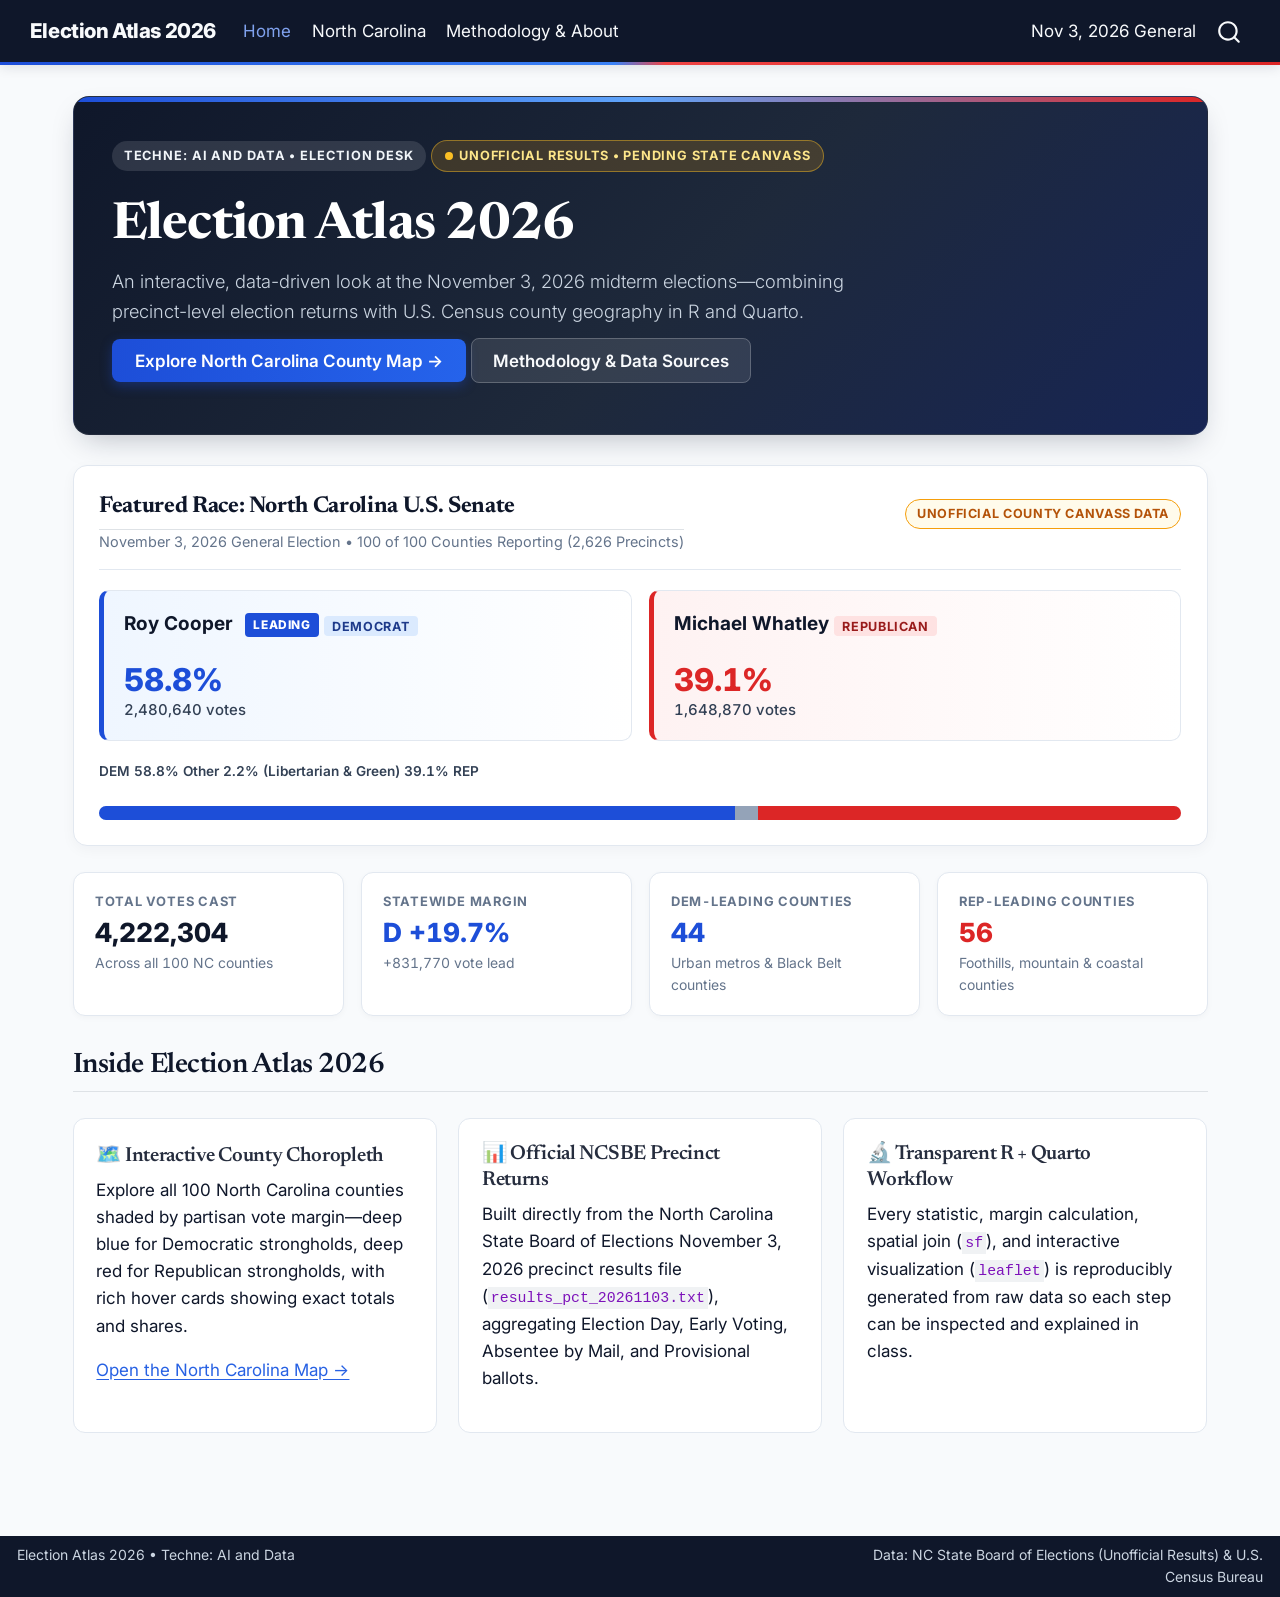
<file: index.html>
<!DOCTYPE html>
<html xmlns="http://www.w3.org/1999/xhtml" lang="en" xml:lang="en"><head>

<meta charset="utf-8">
<meta name="generator" content="quarto-1.10.19">

<meta name="viewport" content="width=device-width, initial-scale=1.0, user-scalable=yes">


<title>Election Atlas 2026</title>
<style>
/* Default styles provided by pandoc.
** See https://pandoc.org/MANUAL.html#variables-for-html for config info.
*/
span.smallcaps{font-variant: small-caps;}
div.columns{display: flex; gap: 1.5em;}
div.column{flex: auto;}
@media screen {
div.columns{gap: min(4vw, 1.5em);}
div.column{overflow-x: auto;}
}
div.hanging-indent{margin-left: 1.5em; text-indent: -1.5em;}
ul.task-list{list-style: none;}
ul.task-list li input[type="checkbox"] {
  width: 0.8em;
  margin: 0 0.8em 0.2em -1em; /* quarto-specific, see https://github.com/quarto-dev/quarto-cli/issues/4556 */ 
  vertical-align: middle;
}
</style>


<script src="site_libs/quarto-nav/quarto-nav.js"></script>
<script src="site_libs/clipboard/clipboard.min.js"></script>
<script src="site_libs/quarto-search/autocomplete.umd.js"></script>
<script src="site_libs/quarto-search/fuse.min.js"></script>
<script src="site_libs/quarto-search/quarto-search.js"></script>
<meta name="quarto:offset" content="./">
<script src="site_libs/quarto-html/quarto.js" type="module"></script>
<script src="site_libs/quarto-html/tabsets/tabsets.js" type="module"></script>
<script src="site_libs/quarto-html/popper.min.js"></script>
<script src="site_libs/quarto-html/tippy.umd.min.js"></script>
<script src="site_libs/quarto-html/anchor.min.js"></script>
<link href="site_libs/quarto-html/tippy.css" rel="stylesheet">
<link href="site_libs/quarto-html/quarto-syntax-highlighting-bf27225e3a48a9273f3daa8f8e829971.css" rel="stylesheet" id="quarto-text-highlighting-styles">
<script src="site_libs/bootstrap/bootstrap.min.js"></script>
<link href="site_libs/bootstrap/bootstrap-icons.css" rel="stylesheet">
<link href="site_libs/bootstrap/bootstrap-3afcc1aa81d8a45d9df80448abd0d056.min.css" rel="stylesheet" append-hash="true" id="quarto-bootstrap" data-mode="light">
<script id="quarto-search-options" type="application/json">{
  "location": "navbar",
  "copy-button": false,
  "collapse-after": 3,
  "panel-placement": "end",
  "type": "overlay",
  "limit": 50,
  "keyboard-shortcut": [
    "f",
    "/",
    "s"
  ],
  "show-item-context": false,
  "language": {
    "search-no-results-text": "No results",
    "search-matching-documents-text": "matching documents",
    "search-copy-link-title": "Copy link to search",
    "search-hide-matches-text": "Hide additional matches",
    "search-more-match-text": "more match in this document",
    "search-more-matches-text": "more matches in this document",
    "search-clear-button-title": "Clear",
    "search-text-placeholder": "",
    "search-detached-cancel-button-title": "Cancel",
    "search-submit-button-title": "Submit",
    "search-label": "Search"
  }
}</script>
<style>html{ scroll-behavior: smooth; }</style>


<link rel="stylesheet" href="styles.css">
</head>

<body class="nav-fixed quarto-light">

<div id="quarto-search-results"></div>
  <header id="quarto-header" class="headroom fixed-top">
    <nav class="navbar navbar-expand-lg " data-bs-theme="dark">
      <div class="navbar-container container-fluid">
      <div class="navbar-brand-container mx-auto">
    <a class="navbar-brand" href="./index.html">
    <span class="navbar-title">Election Atlas 2026</span>
    </a>
  </div>
            <div id="quarto-search" class="" title="Search"></div>
          <button class="navbar-toggler" type="button" data-bs-toggle="collapse" data-bs-target="#navbarCollapse" aria-controls="navbarCollapse" role="menu" aria-expanded="false" aria-label="Toggle navigation" onclick="if (window.quartoToggleHeadroom) { window.quartoToggleHeadroom(); }">
  <span class="navbar-toggler-icon"></span>
</button>
          <div class="collapse navbar-collapse" id="navbarCollapse">
            <ul class="navbar-nav navbar-nav-scroll me-auto">
  <li class="nav-item">
    <a class="nav-link active" href="./index.html" aria-current="page"> 
<span class="menu-text">Home</span></a>
  </li>  
  <li class="nav-item">
    <a class="nav-link" href="./north-carolina.html"> 
<span class="menu-text">North Carolina</span></a>
  </li>  
  <li class="nav-item">
    <a class="nav-link" href="./about.html"> 
<span class="menu-text">Methodology &amp; About</span></a>
  </li>  
</ul>
            <ul class="navbar-nav navbar-nav-scroll ms-auto">
  <li class="nav-item">
    <a class="nav-link" href="./north-carolina.html"> 
<span class="menu-text">Nov 3, 2026 General</span></a>
  </li>  
</ul>
          </div> <!-- /navcollapse -->
            <div class="quarto-navbar-tools">
</div>
      </div> <!-- /container-fluid -->
    </nav>
</header>
<!-- content -->
<div id="quarto-content" class="quarto-container page-columns page-rows-contents page-layout-full page-navbar">
<!-- sidebar -->
<!-- margin-sidebar -->
    
<!-- main -->
<main class="content column-page" id="quarto-document-content">

<header id="title-block-header" class="quarto-title-block default">
<div class="quarto-title">
<h1 class="title">Election Atlas 2026</h1>
</div>



<div class="quarto-title-meta column-page">

    
  
    
  </div>
  


</header>


<div class="election-hero">
<div class="eyebrow-row">
<p><span class="badge-desk">Techne: AI and Data • Election Desk</span> <span class="badge-unofficial"><span class="pulse-dot"></span> Unofficial Results • Pending State Canvass</span></p>
</div>
<section id="election-atlas-2026" class="level1">
<h1>Election Atlas 2026</h1>
<p class="lead">
An interactive, data-driven look at the November 3, 2026 midterm elections—combining precinct-level election returns with U.S. Census county geography in R and Quarto.
</p>
<div class="hero-actions">
<p><a href="./north-carolina.html" class="btn-atlas-primary">Explore North Carolina County Map →</a> <a href="./about.html" class="btn-atlas-secondary">Methodology &amp; Data Sources</a></p>
</div>
</section>
</div>
<div class="scoreboard-card">
<div class="scoreboard-header">
<div>
<h2 class="scoreboard-title anchored">
Featured Race: North Carolina U.S. Senate
</h2>
<div class="scoreboard-meta">
November 3, 2026 General Election • 100 of 100 Counties Reporting (2,626 Precincts)
</div>
</div>
<p><span class="badge-unofficial-light">Unofficial County Canvass Data</span></p>
</div>
<div class="candidate-grid">
<div class="cand-box dem">
<div class="cand-top">
<p><span class="cand-name">Roy Cooper <span class="lead-pill">Leading</span></span> <span class="cand-party dem">Democrat</span></p>
</div>
<div class="cand-pct">
58.8%
</div>
<div class="cand-votes">
2,480,640 votes
</div>
</div>
<div class="cand-box rep">
<div class="cand-top">
<p><span class="cand-name">Michael Whatley</span> <span class="cand-party rep">Republican</span></p>
</div>
<div class="cand-pct">
39.1%
</div>
<div class="cand-votes">
1,648,870 votes
</div>
</div>
</div>
<div class="balance-bar-wrap">
<div class="balance-labels">
<p><span>DEM 58.8%</span> <span>Other 2.2% (Libertarian &amp; Green)</span> <span>39.1% REP</span></p>
</div>
<div class="balance-bar">
<div class="balance-seg-dem" style="width: 58.75%;">

</div>
<div class="balance-seg-other" style="width: 2.20%;">

</div>
<div class="balance-seg-rep" style="width: 39.05%;">

</div>
</div>
</div>
</div>
<div class="kpi-grid">
<div class="kpi-card">
<div class="kpi-label">
Total Votes Cast
</div>
<div class="kpi-value">
4,222,304
</div>
<div class="kpi-sub">
Across all 100 NC counties
</div>
</div>
<div class="kpi-card">
<div class="kpi-label">
Statewide Margin
</div>
<div class="kpi-value dem-text">
D +19.7%
</div>
<div class="kpi-sub">
+831,770 vote lead
</div>
</div>
<div class="kpi-card">
<div class="kpi-label">
DEM-Leading Counties
</div>
<div class="kpi-value dem-text">
44
</div>
<div class="kpi-sub">
Urban metros &amp; Black Belt counties
</div>
</div>
<div class="kpi-card">
<div class="kpi-label">
REP-Leading Counties
</div>
<div class="kpi-value rep-text">
56
</div>
<div class="kpi-sub">
Foothills, mountain &amp; coastal counties
</div>
</div>
</div>
<section id="inside-election-atlas-2026" class="level2">
<h2 class="anchored" data-anchor-id="inside-election-atlas-2026">Inside Election Atlas 2026</h2>
<div class="feature-grid">
<section id="interactive-county-choropleth" class="level3 feature-card">
<h3 class="anchored" data-anchor-id="interactive-county-choropleth">🗺️ Interactive County Choropleth</h3>
<p>Explore all 100 North Carolina counties shaded by partisan vote margin—deep blue for Democratic strongholds, deep red for Republican strongholds, with rich hover cards showing exact totals and shares.</p>
<p><a href="./north-carolina.html">Open the North Carolina Map →</a></p>
</section>
<section id="official-ncsbe-precinct-returns" class="level3 feature-card">
<h3 class="anchored" data-anchor-id="official-ncsbe-precinct-returns">📊 Official NCSBE Precinct Returns</h3>
<p>Built directly from the North Carolina State Board of Elections November 3, 2026 precinct results file (<code>results_pct_20261103.txt</code>), aggregating Election Day, Early Voting, Absentee by Mail, and Provisional ballots.</p>
</section>
<section id="transparent-r-quarto-workflow" class="level3 feature-card">
<h3 class="anchored" data-anchor-id="transparent-r-quarto-workflow">🔬 Transparent R + Quarto Workflow</h3>
<p>Every statistic, margin calculation, spatial join (<code>sf</code>), and interactive visualization (<code>leaflet</code>) is reproducibly generated from raw data so each step can be inspected and explained in class.</p>
</section>
</div>


</section>

</main> <!-- /main -->
<script id="quarto-html-after-body" type="application/javascript">
  window.document.addEventListener("DOMContentLoaded", function (event) {
    const icon = "";
    const anchorJS = new window.AnchorJS();
    anchorJS.options = {
      placement: 'right',
      icon: icon
    };
    anchorJS.add('.anchored');
    const isCodeAnnotation = (el) => {
      for (const clz of el.classList) {
        if (clz.startsWith('code-annotation-')) {                     
          return true;
        }
      }
      return false;
    }
    const onCopySuccess = function(e) {
      // button target
      const button = e.trigger;
      // don't keep focus
      button.blur();
      // flash "checked"
      button.classList.add('code-copy-button-checked');
      var currentTitle = button.getAttribute("title");
      button.setAttribute("title", "Copied!");
      let tooltip;
      if (window.bootstrap) {
        button.setAttribute("data-bs-toggle", "tooltip");
        button.setAttribute("data-bs-placement", "left");
        button.setAttribute("data-bs-title", "Copied!");
        tooltip = new bootstrap.Tooltip(button, 
          { trigger: "manual", 
            customClass: "code-copy-button-tooltip",
            offset: [0, -8]});
        tooltip.show();    
      }
      setTimeout(function() {
        if (tooltip) {
          tooltip.hide();
          button.removeAttribute("data-bs-title");
          button.removeAttribute("data-bs-toggle");
          button.removeAttribute("data-bs-placement");
        }
        button.setAttribute("title", currentTitle);
        button.classList.remove('code-copy-button-checked');
      }, 1000);
      // clear code selection
      e.clearSelection();
    }
    const getTextToCopy = function(trigger) {
      const outerScaffold = trigger.parentElement.cloneNode(true);
      const codeEl = outerScaffold.querySelector('code');
      for (const childEl of codeEl.children) {
        if (isCodeAnnotation(childEl)) {
          childEl.remove();
        }
      }
      return codeEl.innerText;
    }
    const clipboard = new window.ClipboardJS('.code-copy-button:not([data-in-quarto-modal])', {
      text: getTextToCopy
    });
    clipboard.on('success', onCopySuccess);
    if (window.document.getElementById('quarto-embedded-source-code-modal')) {
      const clipboardModal = new window.ClipboardJS('.code-copy-button[data-in-quarto-modal]', {
        text: getTextToCopy,
        container: window.document.getElementById('quarto-embedded-source-code-modal')
      });
      clipboardModal.on('success', onCopySuccess);
    }
      var localhostRegex = new RegExp(/^(?:http|https):\/\/localhost\:?[0-9]*\//);
      var mailtoRegex = new RegExp(/^mailto:/);
        var filterRegex = new RegExp("https:\/\/emmaacedoo2\.github\.io\/election\/");
      var isInternal = (href) => {
          return filterRegex.test(href) || localhostRegex.test(href) || mailtoRegex.test(href);
      }
      // Inspect non-navigation links and adorn them if external
     var links = window.document.querySelectorAll('a[href]:not(.nav-link):not(.navbar-brand):not(.toc-action):not(.sidebar-link):not(.sidebar-item-toggle):not(.pagination-link):not(.no-external):not([aria-hidden]):not(.dropdown-item):not(.quarto-navigation-tool):not(.about-link)');
      for (var i=0; i<links.length; i++) {
        const link = links[i];
        if (!isInternal(link.href)) {
          // undo the damage that might have been done by quarto-nav.js in the case of
          // links that we want to consider external
          if (link.dataset.originalHref !== undefined) {
            link.href = link.dataset.originalHref;
          }
        }
      }
    function tippyHover(el, contentFn, onTriggerFn, onUntriggerFn) {
      const config = {
        allowHTML: true,
        maxWidth: 500,
        delay: 100,
        arrow: false,
        appendTo: function(el) {
            return el.parentElement;
        },
        interactive: true,
        interactiveBorder: 10,
        theme: 'quarto',
        placement: 'bottom-start',
      };
      if (contentFn) {
        config.content = contentFn;
      }
      if (onTriggerFn) {
        config.onTrigger = onTriggerFn;
      }
      if (onUntriggerFn) {
        config.onUntrigger = onUntriggerFn;
      }
      window.tippy(el, config); 
    }
    const noterefs = window.document.querySelectorAll('a[role="doc-noteref"]');
    for (var i=0; i<noterefs.length; i++) {
      const ref = noterefs[i];
      tippyHover(ref, function() {
        // use id or data attribute instead here
        let href = ref.getAttribute('data-footnote-href') || ref.getAttribute('href');
        try { href = new URL(href).hash; } catch {}
        const id = href.replace(/^#\/?/, "");
        const note = window.document.getElementById(id);
        if (note) {
          return note.innerHTML;
        } else {
          return "";
        }
      });
    }
    const xrefs = window.document.querySelectorAll('a.quarto-xref');
    const processXRef = (id, note) => {
      // Strip column container classes
      const stripColumnClz = (el) => {
        el.classList.remove("page-full", "page-columns");
        if (el.children) {
          for (const child of el.children) {
            stripColumnClz(child);
          }
        }
      }
      stripColumnClz(note)
      if (id === null || id.startsWith('sec-')) {
        // Special case sections, only their first couple elements
        const container = document.createElement("div");
        if (note.children && note.children.length > 2) {
          container.appendChild(note.children[0].cloneNode(true));
          for (let i = 1; i < note.children.length; i++) {
            const child = note.children[i];
            if (child.tagName === "P" && child.innerText === "") {
              continue;
            } else {
              container.appendChild(child.cloneNode(true));
              break;
            }
          }
          if (window.Quarto?.typesetMath) {
            window.Quarto.typesetMath(container);
          }
          return container.innerHTML
        } else {
          if (window.Quarto?.typesetMath) {
            window.Quarto.typesetMath(note);
          }
          return note.innerHTML;
        }
      } else {
        // Remove any anchor links if they are present
        const anchorLink = note.querySelector('a.anchorjs-link');
        if (anchorLink) {
          anchorLink.remove();
        }
        if (window.Quarto?.typesetMath) {
          window.Quarto.typesetMath(note);
        }
        if (note.classList.contains("callout")) {
          return note.outerHTML;
        } else {
          return note.innerHTML;
        }
      }
    }
    for (var i=0; i<xrefs.length; i++) {
      const xref = xrefs[i];
      tippyHover(xref, undefined, function(instance) {
        instance.disable();
        let url = xref.getAttribute('href');
        let hash = undefined; 
        if (url.startsWith('#')) {
          hash = url;
        } else {
          try { hash = new URL(url).hash; } catch {}
        }
        if (hash) {
          const id = hash.replace(/^#\/?/, "");
          const note = window.document.getElementById(id);
          if (note !== null) {
            try {
              const html = processXRef(id, note.cloneNode(true));
              instance.setContent(html);
            } finally {
              instance.enable();
              instance.show();
            }
          } else {
            // See if we can fetch this
            fetch(url.split('#')[0])
            .then(res => res.text())
            .then(html => {
              const parser = new DOMParser();
              const htmlDoc = parser.parseFromString(html, "text/html");
              const note = htmlDoc.getElementById(id);
              if (note !== null) {
                const html = processXRef(id, note);
                instance.setContent(html);
              } 
            }).finally(() => {
              instance.enable();
              instance.show();
            });
          }
        } else {
          // See if we can fetch a full url (with no hash to target)
          // This is a special case and we should probably do some content thinning / targeting
          fetch(url)
          .then(res => res.text())
          .then(html => {
            const parser = new DOMParser();
            const htmlDoc = parser.parseFromString(html, "text/html");
            const note = htmlDoc.querySelector('main.content');
            if (note !== null) {
              // This should only happen for chapter cross references
              // (since there is no id in the URL)
              // remove the first header
              if (note.children.length > 0 && note.children[0].tagName === "HEADER") {
                note.children[0].remove();
              }
              const html = processXRef(null, note);
              instance.setContent(html);
            } 
          }).finally(() => {
            instance.enable();
            instance.show();
          });
        }
      }, function(instance) {
      });
    }
        let selectedAnnoteEl;
        const selectorForAnnotation = ( cell, annotation) => {
          let cellAttr = 'data-code-cell="' + cell + '"';
          let lineAttr = 'data-code-annotation="' +  annotation + '"';
          const selector = 'span[' + cellAttr + '][' + lineAttr + ']';
          return selector;
        }
        const selectCodeLines = (annoteEl) => {
          const doc = window.document;
          const targetCell = annoteEl.getAttribute("data-target-cell");
          const targetAnnotation = annoteEl.getAttribute("data-target-annotation");
          const annoteSpan = window.document.querySelector(selectorForAnnotation(targetCell, targetAnnotation));
          const lines = annoteSpan.getAttribute("data-code-lines").split(",");
          const lineIds = lines.map((line) => {
            return targetCell + "-" + line;
          })
          let top = null;
          let height = null;
          let parent = null;
          if (lineIds.length > 0) {
              //compute the position of the single el (top and bottom and make a div)
              const el = window.document.getElementById(lineIds[0]);
              top = el.offsetTop;
              height = el.offsetHeight;
              parent = el.parentElement.parentElement;
            if (lineIds.length > 1) {
              const lastEl = window.document.getElementById(lineIds[lineIds.length - 1]);
              const bottom = lastEl.offsetTop + lastEl.offsetHeight;
              height = bottom - top;
            }
            if (top !== null && height !== null && parent !== null) {
              // cook up a div (if necessary) and position it 
              let div = window.document.getElementById("code-annotation-line-highlight");
              if (div === null) {
                div = window.document.createElement("div");
                div.setAttribute("id", "code-annotation-line-highlight");
                div.style.position = 'absolute';
                parent.appendChild(div);
              }
              div.style.top = top - 2 + "px";
              div.style.height = height + 4 + "px";
              div.style.left = 0;
              let gutterDiv = window.document.getElementById("code-annotation-line-highlight-gutter");
              if (gutterDiv === null) {
                gutterDiv = window.document.createElement("div");
                gutterDiv.setAttribute("id", "code-annotation-line-highlight-gutter");
                gutterDiv.style.position = 'absolute';
                const codeCell = window.document.getElementById(targetCell);
                const gutter = codeCell.querySelector('.code-annotation-gutter');
                gutter.appendChild(gutterDiv);
              }
              gutterDiv.style.top = top - 2 + "px";
              gutterDiv.style.height = height + 4 + "px";
            }
            selectedAnnoteEl = annoteEl;
          }
        };
        const unselectCodeLines = () => {
          const elementsIds = ["code-annotation-line-highlight", "code-annotation-line-highlight-gutter"];
          elementsIds.forEach((elId) => {
            const div = window.document.getElementById(elId);
            if (div) {
              div.remove();
            }
          });
          selectedAnnoteEl = undefined;
        };
          // Handle positioning of the toggle
      window.addEventListener(
        "resize",
        throttle(() => {
          elRect = undefined;
          if (selectedAnnoteEl) {
            selectCodeLines(selectedAnnoteEl);
          }
        }, 10)
      );
      function throttle(fn, ms) {
      let throttle = false;
      let timer;
        return (...args) => {
          if(!throttle) { // first call gets through
              fn.apply(this, args);
              throttle = true;
          } else { // all the others get throttled
              if(timer) clearTimeout(timer); // cancel #2
              timer = setTimeout(() => {
                fn.apply(this, args);
                timer = throttle = false;
              }, ms);
          }
        };
      }
        // Attach click handler to the DT
        const annoteDls = window.document.querySelectorAll('dt[data-target-cell]');
        for (const annoteDlNode of annoteDls) {
          annoteDlNode.addEventListener('click', (event) => {
            const clickedEl = event.target;
            if (clickedEl !== selectedAnnoteEl) {
              unselectCodeLines();
              const activeEl = window.document.querySelector('dt[data-target-cell].code-annotation-active');
              if (activeEl) {
                activeEl.classList.remove('code-annotation-active');
              }
              selectCodeLines(clickedEl);
              clickedEl.classList.add('code-annotation-active');
            } else {
              // Unselect the line
              unselectCodeLines();
              clickedEl.classList.remove('code-annotation-active');
            }
          });
        }
    const findCites = (el) => {
      const parentEl = el.parentElement;
      if (parentEl) {
        const cites = parentEl.dataset.cites;
        if (cites) {
          return {
            el,
            cites: cites.split(' ')
          };
        } else {
          return findCites(el.parentElement)
        }
      } else {
        return undefined;
      }
    };
    var bibliorefs = window.document.querySelectorAll('a[role="doc-biblioref"]');
    for (var i=0; i<bibliorefs.length; i++) {
      const ref = bibliorefs[i];
      const citeInfo = findCites(ref);
      if (citeInfo) {
        tippyHover(citeInfo.el, function() {
          var popup = window.document.createElement('div');
          citeInfo.cites.forEach(function(cite) {
            var citeDiv = window.document.createElement('div');
            citeDiv.classList.add('hanging-indent');
            citeDiv.classList.add('csl-entry');
            var biblioDiv = window.document.getElementById('ref-' + cite);
            if (biblioDiv) {
              citeDiv.innerHTML = biblioDiv.innerHTML;
            }
            popup.appendChild(citeDiv);
          });
          return popup.innerHTML;
        });
      }
    }
  });
  </script>
</div> <!-- /content -->
<footer class="footer">
  <div class="nav-footer">
    <div class="nav-footer-left">
<p>Election Atlas 2026 • Techne: AI and Data</p>
</div>   
    <div class="nav-footer-center">
      &nbsp;
    </div>
    <div class="nav-footer-right">
<p>Data: NC State Board of Elections (Unofficial Results) &amp; U.S. Census Bureau</p>
</div>
  </div>
</footer>




<script src="site_libs/quarto-html/zenscroll-min.js"></script>
</body></html>
</file>
<file: site_libs/quarto-html/tippy.css>
.tippy-box[data-animation=fade][data-state=hidden]{opacity:0}[data-tippy-root]{max-width:calc(100vw - 10px)}.tippy-box{position:relative;background-color:#333;color:#fff;border-radius:4px;font-size:14px;line-height:1.4;white-space:normal;outline:0;transition-property:transform,visibility,opacity}.tippy-box[data-placement^=top]>.tippy-arrow{bottom:0}.tippy-box[data-placement^=top]>.tippy-arrow:before{bottom:-7px;left:0;border-width:8px 8px 0;border-top-color:initial;transform-origin:center top}.tippy-box[data-placement^=bottom]>.tippy-arrow{top:0}.tippy-box[data-placement^=bottom]>.tippy-arrow:before{top:-7px;left:0;border-width:0 8px 8px;border-bottom-color:initial;transform-origin:center bottom}.tippy-box[data-placement^=left]>.tippy-arrow{right:0}.tippy-box[data-placement^=left]>.tippy-arrow:before{border-width:8px 0 8px 8px;border-left-color:initial;right:-7px;transform-origin:center left}.tippy-box[data-placement^=right]>.tippy-arrow{left:0}.tippy-box[data-placement^=right]>.tippy-arrow:before{left:-7px;border-width:8px 8px 8px 0;border-right-color:initial;transform-origin:center right}.tippy-box[data-inertia][data-state=visible]{transition-timing-function:cubic-bezier(.54,1.5,.38,1.11)}.tippy-arrow{width:16px;height:16px;color:#333}.tippy-arrow:before{content:"";position:absolute;border-color:transparent;border-style:solid}.tippy-content{position:relative;padding:5px 9px;z-index:1}
</file>
<file: site_libs/quarto-html/quarto-syntax-highlighting-bf27225e3a48a9273f3daa8f8e829971.css>
/* quarto syntax highlight colors */
:root {
  --quarto-hl-ot-color: #003B4F;
  --quarto-hl-at-color: #657422;
  --quarto-hl-ss-color: #20794D;
  --quarto-hl-an-color: #5E5E5E;
  --quarto-hl-fu-color: #4758AB;
  --quarto-hl-st-color: #20794D;
  --quarto-hl-cf-color: #003B4F;
  --quarto-hl-op-color: #5E5E5E;
  --quarto-hl-er-color: #AD0000;
  --quarto-hl-bn-color: #AD0000;
  --quarto-hl-al-color: #AD0000;
  --quarto-hl-va-color: #111111;
  --quarto-hl-bu-color: inherit;
  --quarto-hl-ex-color: inherit;
  --quarto-hl-pp-color: #AD0000;
  --quarto-hl-in-color: #5E5E5E;
  --quarto-hl-vs-color: #20794D;
  --quarto-hl-wa-color: #5E5E5E;
  --quarto-hl-do-color: #5E5E5E;
  --quarto-hl-im-color: #00769E;
  --quarto-hl-ch-color: #20794D;
  --quarto-hl-dt-color: #AD0000;
  --quarto-hl-fl-color: #AD0000;
  --quarto-hl-co-color: #5E5E5E;
  --quarto-hl-cv-color: #5E5E5E;
  --quarto-hl-cn-color: #8f5902;
  --quarto-hl-sc-color: #5E5E5E;
  --quarto-hl-dv-color: #AD0000;
  --quarto-hl-kw-color: #003B4F;
}

/* other quarto variables */
:root {
  --quarto-font-monospace: SFMono-Regular, Menlo, Monaco, Consolas, "Liberation Mono", "Courier New", monospace;
}

/* syntax highlight based on Pandoc's rules */
pre > code.sourceCode > span {
  color: #003B4F;
}

code.sourceCode > span {
  color: #003B4F;
}

div.sourceCode,
div.sourceCode pre.sourceCode {
  color: #003B4F;
}

/* Normal */
code span {
  color: #003B4F;
}

/* Alert */
code span.al {
  color: #AD0000;
  font-style: inherit;
}

/* Annotation */
code span.an {
  color: #5E5E5E;
  font-style: inherit;
}

/* Attribute */
code span.at {
  color: #657422;
  font-style: inherit;
}

/* BaseN */
code span.bn {
  color: #AD0000;
  font-style: inherit;
}

/* BuiltIn */
code span.bu {
  font-style: inherit;
}

/* ControlFlow */
code span.cf {
  color: #003B4F;
  font-weight: bold;
  font-style: inherit;
}

/* Char */
code span.ch {
  color: #20794D;
  font-style: inherit;
}

/* Constant */
code span.cn {
  color: #8f5902;
  font-style: inherit;
}

/* Comment */
code span.co {
  color: #5E5E5E;
  font-style: inherit;
}

/* CommentVar */
code span.cv {
  color: #5E5E5E;
  font-style: italic;
}

/* Documentation */
code span.do {
  color: #5E5E5E;
  font-style: italic;
}

/* DataType */
code span.dt {
  color: #AD0000;
  font-style: inherit;
}

/* DecVal */
code span.dv {
  color: #AD0000;
  font-style: inherit;
}

/* Error */
code span.er {
  color: #AD0000;
  font-style: inherit;
}

/* Extension */
code span.ex {
  font-style: inherit;
}

/* Float */
code span.fl {
  color: #AD0000;
  font-style: inherit;
}

/* Function */
code span.fu {
  color: #4758AB;
  font-style: inherit;
}

/* Import */
code span.im {
  color: #00769E;
  font-style: inherit;
}

/* Information */
code span.in {
  color: #5E5E5E;
  font-style: inherit;
}

/* Keyword */
code span.kw {
  color: #003B4F;
  font-weight: bold;
  font-style: inherit;
}

/* Operator */
code span.op {
  color: #5E5E5E;
  font-style: inherit;
}

/* Other */
code span.ot {
  color: #003B4F;
  font-style: inherit;
}

/* Preprocessor */
code span.pp {
  color: #AD0000;
  font-style: inherit;
}

/* SpecialChar */
code span.sc {
  color: #5E5E5E;
  font-style: inherit;
}

/* SpecialString */
code span.ss {
  color: #20794D;
  font-style: inherit;
}

/* String */
code span.st {
  color: #20794D;
  font-style: inherit;
}

/* Variable */
code span.va {
  color: #111111;
  font-style: inherit;
}

/* VerbatimString */
code span.vs {
  color: #20794D;
  font-style: inherit;
}

/* Warning */
code span.wa {
  color: #5E5E5E;
  font-style: italic;
}

.prevent-inlining {
  content: "</";
}

/*# sourceMappingURL=8be38f48d34c45af72792cbd699585e7.css.map */
</file>
<file: styles.css>
@import url('https://fonts.googleapis.com/css2?family=Inter:wght@400;500;600;700;800&family=Newsreader:opsz,wght@6..72,600;6..72,700&display=swap');

:root {
  --dem-dark: #1e3a8a;
  --dem-main: #1d4ed8;
  --dem-mid: #3b82f6;
  --dem-light: #dbeafe;
  --dem-bg: #eff6ff;
  --rep-dark: #991b1b;
  --rep-main: #dc2626;
  --rep-mid: #ef4444;
  --rep-light: #fee2e2;
  --rep-bg: #fef2f2;
  --ink-900: #0f172a;
  --ink-700: #334155;
  --ink-500: #64748b;
  --surface: #ffffff;
  --canvas: #f8fafc;
  --border: #e2e8f0;
}

body {
  font-family: 'Inter', -apple-system, BlinkMacSystemFont, "Segoe UI", Roboto, sans-serif;
  background-color: var(--canvas);
  color: var(--ink-900);
  line-height: 1.6;
}

h1, h2, h3, .editorial-serif {
  font-family: 'Newsreader', Georgia, serif;
  letter-spacing: -0.015em;
  color: var(--ink-900);
}

/* Navbar accent bar */
.navbar {
  border-bottom: 3px solid transparent;
  border-image: linear-gradient(90deg, var(--dem-main) 0%, var(--dem-mid) 48%, var(--rep-mid) 52%, var(--rep-main) 100%) 1;
  box-shadow: 0 2px 12px rgba(15, 23, 42, 0.12);
}

.navbar-brand {
  font-weight: 800;
  letter-spacing: -0.02em;
  font-size: 1.2rem;
}

/* Hide default Quarto title block when using custom dashboard hero */
.quarto-title-block .quarto-title-banner {
  display: none;
}

#title-block-header {
  display: none;
}

/* Dashboard Hero Banner */
.election-hero {
  background: linear-gradient(135deg, #0f172a 0%, #1e293b 55%, #172554 100%);
  color: #f8fafc;
  border-radius: 16px;
  padding: 2.5rem 2.25rem;
  margin-bottom: 1.75rem;
  position: relative;
  overflow: hidden;
  border: 1px solid rgba(255, 255, 255, 0.08);
  box-shadow: 0 12px 30px -10px rgba(15, 23, 42, 0.28);
}

.election-hero::before {
  content: "";
  position: absolute;
  top: 0;
  left: 0;
  right: 0;
  height: 5px;
  background: linear-gradient(90deg, var(--dem-main) 0%, #60a5fa 50%, var(--rep-main) 100%);
}

.election-hero h1 {
  color: #ffffff;
  font-size: clamp(2rem, 4vw, 3rem);
  font-weight: 700;
  margin: 0.5rem 0 0.75rem 0;
  line-height: 1.12;
}

.election-hero p.lead {
  color: #cbd5e1;
  font-size: 1.08rem;
  max-width: 760px;
  margin-bottom: 1.25rem;
}

/* Badges and Pills */
.eyebrow-row {
  display: flex;
  flex-wrap: wrap;
  gap: 0.6rem;
  align-items: center;
  margin-bottom: 0.4rem;
}

.badge-desk {
  display: inline-flex;
  align-items: center;
  gap: 0.4rem;
  font-size: 0.75rem;
  font-weight: 700;
  text-transform: uppercase;
  letter-spacing: 0.07em;
  padding: 0.3rem 0.7rem;
  border-radius: 999px;
  background: rgba(255, 255, 255, 0.12);
  color: #f1f5f9;
}

.badge-unofficial {
  display: inline-flex;
  align-items: center;
  gap: 0.4rem;
  font-size: 0.75rem;
  font-weight: 700;
  text-transform: uppercase;
  letter-spacing: 0.06em;
  padding: 0.3rem 0.75rem;
  border-radius: 999px;
  background: rgba(245, 158, 11, 0.18);
  border: 1px solid rgba(251, 191, 36, 0.45);
  color: #fde68a;
}

.badge-unofficial-light {
  display: inline-flex;
  align-items: center;
  gap: 0.35rem;
  font-size: 0.74rem;
  font-weight: 700;
  text-transform: uppercase;
  letter-spacing: 0.05em;
  padding: 0.25rem 0.65rem;
  border-radius: 999px;
  background: #fffbeb;
  border: 1px solid #f59e0b;
  color: #b45309;
}

.pulse-dot {
  width: 8px;
  height: 8px;
  border-radius: 50%;
  background-color: #fbbf24;
  display: inline-block;
}

/* Buttons */
.hero-actions {
  display: flex;
  flex-wrap: wrap;
  gap: 0.85rem;
  margin-top: 1.25rem;
}

.btn-atlas-primary {
  background: linear-gradient(90deg, var(--dem-main), #2563eb);
  color: #ffffff !important;
  font-weight: 600;
  padding: 0.68rem 1.35rem;
  border-radius: 8px;
  text-decoration: none;
  border: none;
  box-shadow: 0 4px 12px rgba(29, 78, 216, 0.35);
  transition: transform 0.15s ease, box-shadow 0.15s ease;
}

.btn-atlas-primary:hover {
  transform: translateY(-1px);
  box-shadow: 0 6px 16px rgba(29, 78, 216, 0.45);
}

.btn-atlas-secondary {
  background: rgba(255, 255, 255, 0.1);
  color: #f8fafc !important;
  font-weight: 600;
  padding: 0.68rem 1.25rem;
  border-radius: 8px;
  text-decoration: none;
  border: 1px solid rgba(255, 255, 255, 0.22);
  transition: background 0.15s ease;
}

.btn-atlas-secondary:hover {
  background: rgba(255, 255, 255, 0.18);
}

/* Scoreboard / Race Call Card */
.scoreboard-card {
  background: var(--surface);
  border: 1px solid var(--border);
  border-radius: 14px;
  padding: 1.5rem;
  margin-bottom: 1.5rem;
  box-shadow: 0 4px 14px rgba(15, 23, 42, 0.04);
}

.scoreboard-header {
  display: flex;
  flex-wrap: wrap;
  justify-content: space-between;
  align-items: center;
  gap: 0.75rem;
  border-bottom: 1px solid var(--border);
  padding-bottom: 0.9rem;
  margin-bottom: 1.2rem;
}

.scoreboard-title {
  margin: 0;
  font-size: 1.35rem;
  font-weight: 700;
}

.scoreboard-meta {
  font-size: 0.85rem;
  color: var(--ink-500);
}

.candidate-grid {
  display: grid;
  grid-template-columns: repeat(auto-fit, minmax(260px, 1fr));
  gap: 1rem;
  margin-bottom: 1.15rem;
}

.cand-box {
  border-radius: 10px;
  padding: 1.05rem 1.2rem;
  border: 1px solid var(--border);
  font-variant-numeric: tabular-nums;
  position: relative;
}

.cand-box.dem {
  background: linear-gradient(to right, var(--dem-bg), #ffffff);
  border-left: 5px solid var(--dem-main);
}

.cand-box.rep {
  background: linear-gradient(to right, var(--rep-bg), #ffffff);
  border-left: 5px solid var(--rep-main);
}

.cand-top {
  display: flex;
  justify-content: space-between;
  align-items: baseline;
  gap: 0.5rem;
}

.cand-name {
  font-weight: 700;
  font-size: 1.12rem;
  color: var(--ink-900);
}

.cand-party {
  font-size: 0.74rem;
  font-weight: 700;
  text-transform: uppercase;
  letter-spacing: 0.05em;
  padding: 0.15rem 0.5rem;
  border-radius: 4px;
}

.cand-party.dem {
  background: var(--dem-light);
  color: var(--dem-dark);
}

.cand-party.rep {
  background: var(--rep-light);
  color: var(--rep-dark);
}

.cand-pct {
  font-size: 1.85rem;
  font-weight: 800;
  line-height: 1.15;
  margin-top: 0.35rem;
}

.cand-box.dem .cand-pct { color: var(--dem-main); }
.cand-box.rep .cand-pct { color: var(--rep-main); }

.cand-votes {
  font-size: 0.88rem;
  color: var(--ink-700);
  font-weight: 500;
}

.lead-pill {
  display: inline-block;
  font-size: 0.7rem;
  font-weight: 800;
  text-transform: uppercase;
  letter-spacing: 0.05em;
  background: var(--dem-main);
  color: #ffffff;
  padding: 0.15rem 0.48rem;
  border-radius: 4px;
  margin-left: 0.4rem;
  vertical-align: middle;
}

/* Two-way balance bar */
.balance-bar-wrap {
  margin-top: 0.5rem;
}

.balance-labels {
  display: flex;
  justify-content: space-between;
  font-size: 0.8rem;
  font-weight: 600;
  color: var(--ink-700);
  margin-bottom: 0.35rem;
  font-variant-numeric: tabular-nums;
}

.balance-bar {
  display: flex;
  height: 14px;
  border-radius: 999px;
  overflow: hidden;
  background: #e2e8f0;
}

.balance-seg-dem { background: var(--dem-main); }
.balance-seg-other { background: #94a3b8; }
.balance-seg-rep { background: var(--rep-main); }

/* KPI Metric Strip */
.kpi-grid {
  display: grid;
  grid-template-columns: repeat(auto-fit, minmax(190px, 1fr));
  gap: 1rem;
  margin: 1.25rem 0 1.75rem 0;
}

.kpi-card {
  background: var(--surface);
  border: 1px solid var(--border);
  border-radius: 12px;
  padding: 1.1rem 1.25rem;
  box-shadow: 0 2px 6px rgba(15, 23, 42, 0.03);
  font-variant-numeric: tabular-nums;
}

.kpi-label {
  font-size: 0.76rem;
  font-weight: 700;
  text-transform: uppercase;
  letter-spacing: 0.06em;
  color: var(--ink-500);
  margin-bottom: 0.3rem;
}

.kpi-value {
  font-size: 1.55rem;
  font-weight: 800;
  color: var(--ink-900);
  line-height: 1.2;
}

.kpi-value.dem-text { color: var(--dem-main); }
.kpi-value.rep-text { color: var(--rep-main); }

.kpi-sub {
  font-size: 0.82rem;
  color: var(--ink-500);
  margin-top: 0.2rem;
}

/* Map Frame & Content Cards */
.map-frame-card, .info-card {
  background: var(--surface);
  border: 1px solid var(--border);
  border-radius: 14px;
  padding: 1.4rem 1.5rem;
  margin-bottom: 1.75rem;
  box-shadow: 0 4px 16px rgba(15, 23, 42, 0.05);
}

.map-caption-bar {
  display: flex;
  flex-wrap: wrap;
  justify-content: space-between;
  align-items: center;
  gap: 0.5rem;
  font-size: 0.83rem;
  color: var(--ink-500);
  margin-top: 0.85rem;
  padding-top: 0.75rem;
  border-top: 1px solid var(--border);
}

/* Feature grid on Home page */
.feature-grid {
  display: grid;
  grid-template-columns: repeat(auto-fit, minmax(280px, 1fr));
  gap: 1.25rem;
  margin: 1.5rem 0;
}

.feature-card {
  background: var(--surface);
  border: 1px solid var(--border);
  border-radius: 12px;
  padding: 1.35rem;
  transition: transform 0.15s ease, box-shadow 0.15s ease;
}

.feature-card:hover {
  transform: translateY(-2px);
  box-shadow: 0 8px 20px rgba(15, 23, 42, 0.07);
}

.feature-card h3 {
  font-size: 1.2rem;
  margin-top: 0;
  margin-bottom: 0.5rem;
}

/* Leaflet Tooltip Overrides for Crisp Election Hover Cards */
.leaflet-tooltip.nc-county-tooltip {
  background: rgba(15, 23, 42, 0.96);
  color: #f8fafc;
  border: 1px solid rgba(255, 255, 255, 0.16);
  border-radius: 10px;
  padding: 10px 12px;
  box-shadow: 0 10px 25px rgba(0, 0, 0, 0.28);
  font-family: 'Inter', sans-serif;
  font-variant-numeric: tabular-nums;
  min-width: 235px;
}

.leaflet-tooltip-top.nc-county-tooltip::before,
.leaflet-tooltip-bottom.nc-county-tooltip::before,
.leaflet-tooltip-left.nc-county-tooltip::before,
.leaflet-tooltip-right.nc-county-tooltip::before {
  border: none !important;
}

/* Responsive adjustments */
@media (max-width: 768px) {
  .election-hero {
    padding: 1.65rem 1.25rem;
  }
  .scoreboard-card, .map-frame-card, .info-card {
    padding: 1.1rem;
  }
  .cand-pct {
    font-size: 1.5rem;
  }
}
</file>
